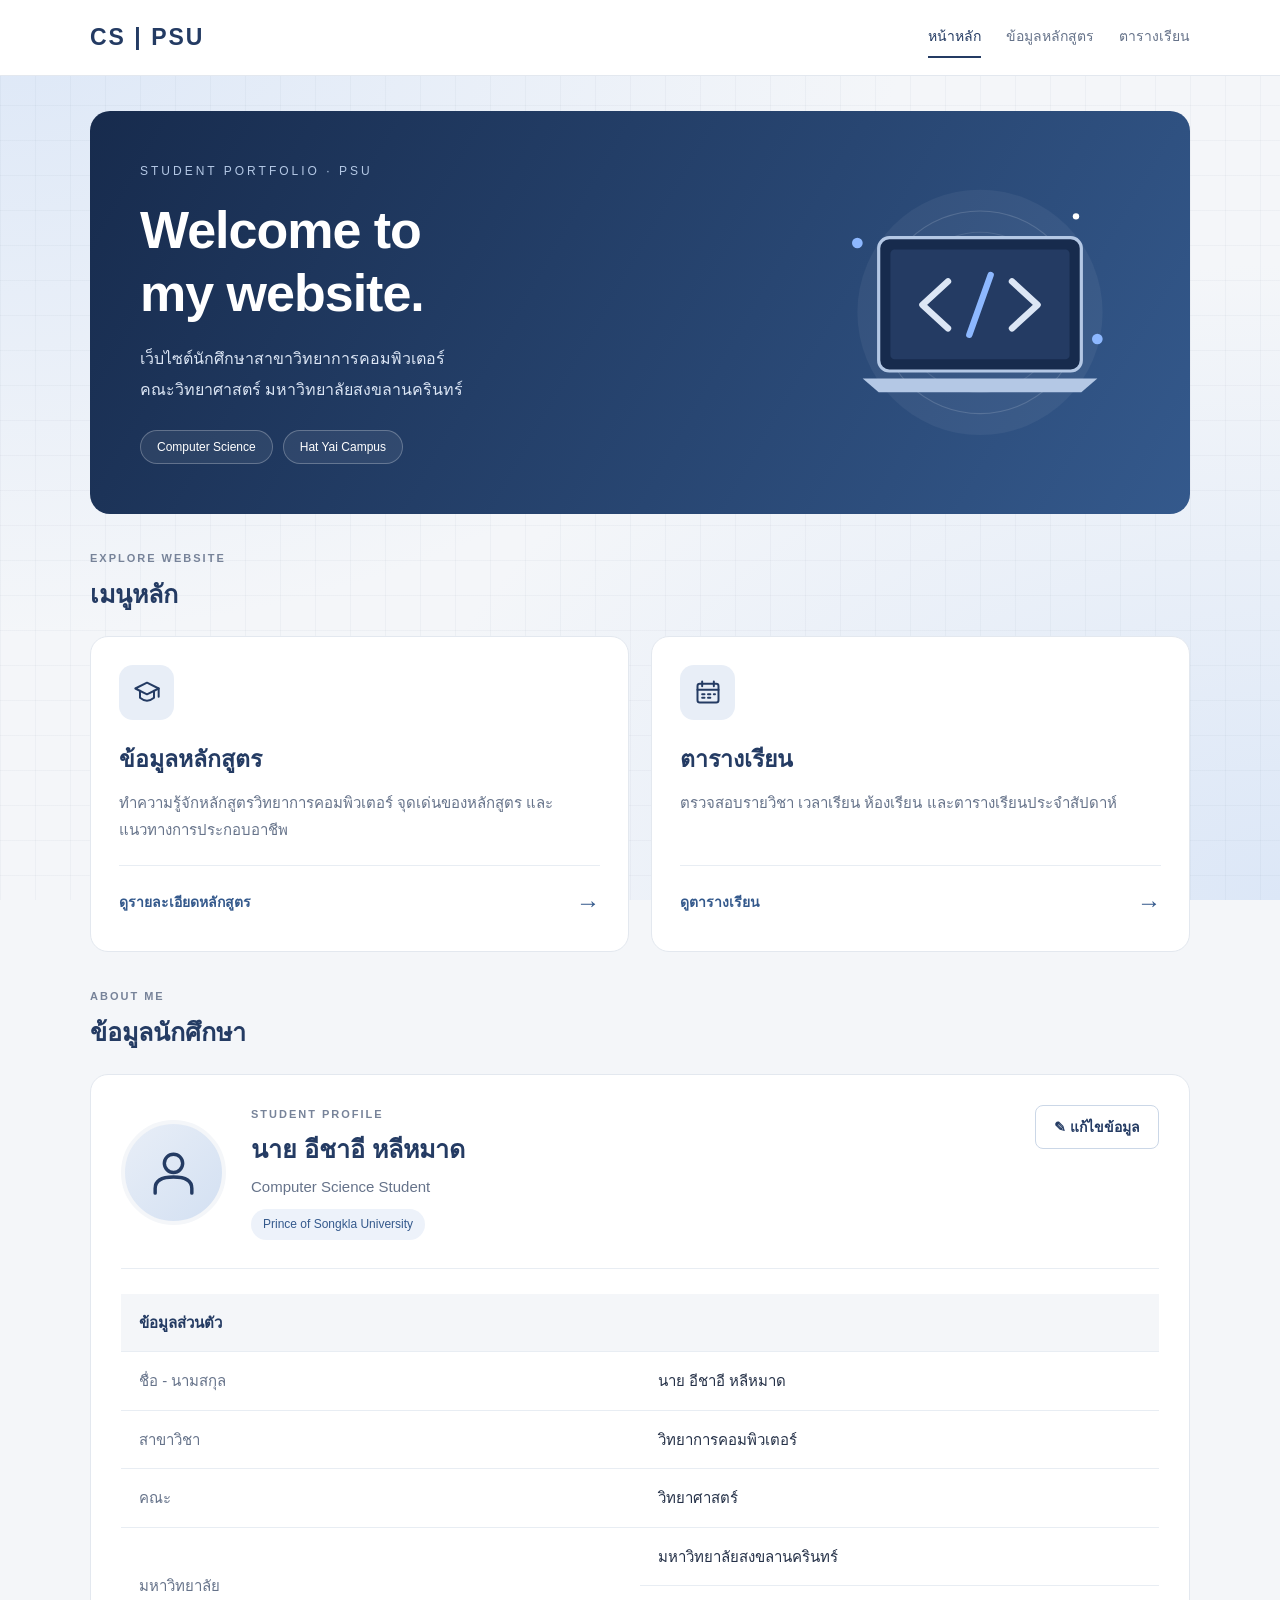
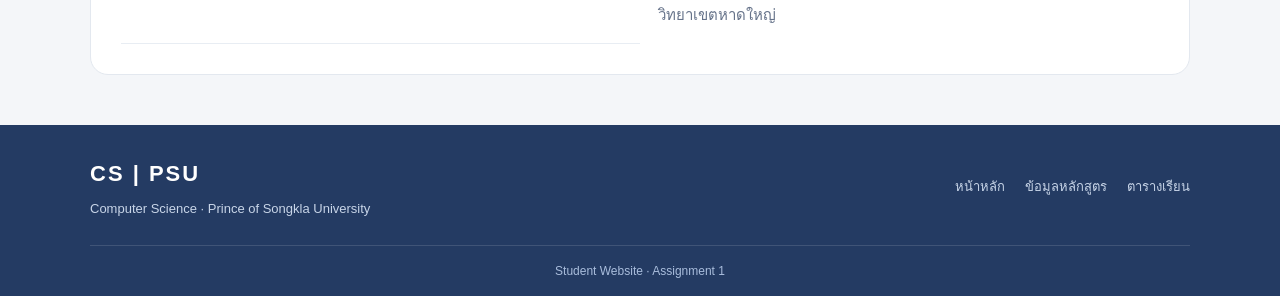
<file: index.html>
<!DOCTYPE html>
<html lang="th">
<head>
    <meta charset="UTF-8">
    <meta name="viewport" content="width=device-width, initial-scale=1.0">
    <title>หน้าหลัก | CS PSU</title>
    <link rel="stylesheet" href="index.css">
</head>

<body>

    <nav class="navbar">
        <div class="nav-container">

            <a href="index.html" class="logo">CS | PSU</a>

            <div class="nav-menu">
                <a href="index.html" class="active">หน้าหลัก</a>
                <a href="asg1_ex.html">ข้อมูลหลักสูตร</a>
                <a href="time_table.html">ตารางเรียน</a>
            </div>

        </div>
    </nav>

    <main class="container">

        <header class="hero">

            <div class="hero-content">

                <p class="eyebrow">
                    STUDENT PORTFOLIO · PSU
                </p>

                <h1>Welcome to<br>my website.</h1>

                <p class="hero-description">
                    เว็บไซต์นักศึกษาสาขาวิทยาการคอมพิวเตอร์<br>
                    คณะวิทยาศาสตร์ มหาวิทยาลัยสงขลานครินทร์
                </p>

                <div class="tags">
                    <span>Computer Science</span>
                    <span>Hat Yai Campus</span>
                </div>

            </div>

            <div class="hero-graphic">

                <svg viewBox="0 0 300 250">

                    <circle cx="150" cy="125" r="115"
                            fill="#ffffff" opacity="0.05"/>

                    <circle cx="150" cy="125" r="95"
                            fill="none" stroke="#ffffff"
                            stroke-width="1" opacity="0.15"/>

                    <circle cx="150" cy="125" r="75"
                            fill="none" stroke="#ffffff"
                            stroke-width="1" opacity="0.1"/>

                    <rect x="55" y="55" width="190" height="125"
                          rx="10" fill="#172b4d"
                          stroke="#b4c8e5" stroke-width="3"/>

                    <rect x="66" y="66" width="168" height="103"
                          rx="4" fill="#243b63"/>

                    <path d="M120 96 L96 118 L120 140"
                          fill="none" stroke="#dce6f5"
                          stroke-width="6"
                          stroke-linecap="round"
                          stroke-linejoin="round"/>

                    <path d="M180 96 L204 118 L180 140"
                          fill="none" stroke="#dce6f5"
                          stroke-width="6"
                          stroke-linecap="round"
                          stroke-linejoin="round"/>

                    <path d="M160 90 L140 146"
                          stroke="#8db8ff" stroke-width="6"
                          stroke-linecap="round"/>

                    <path d="M40 187 H260 L245 200 H55 Z"
                          fill="#b4c8e5"/>

                    <circle cx="35" cy="60" r="5" fill="#8db8ff"/>
                    <circle cx="260" cy="150" r="5" fill="#8db8ff"/>
                    <circle cx="240" cy="35" r="3" fill="white"/>

                </svg>

            </div>

        </header>

        <!-- Main Menu -->

        <section class="section">

            <p class="section-label">EXPLORE WEBSITE</p>
            <h2 class="section-title">เมนูหลัก</h2>

            <div class="menu-grid">

                <a href="asg1_ex.html" class="menu-card">

                    <div class="menu-icon">

                        <svg viewBox="0 0 24 24" fill="none"
                             stroke="currentColor" stroke-width="1.7"
                             stroke-linecap="round"
                             stroke-linejoin="round">

                            <path d="M2 9 L12 4 L22 9 L12 14 Z"/>
                            <path d="M6 11 V17 Q12 22 18 17 V11"/>
                            <path d="M22 9 V16"/>

                        </svg>

                    </div>

                    <h3>ข้อมูลหลักสูตร</h3>

                    <p>
                        ทำความรู้จักหลักสูตรวิทยาการคอมพิวเตอร์
                        จุดเด่นของหลักสูตร และแนวทางการประกอบอาชีพ
                    </p>

                    <div class="card-link">
                        ดูรายละเอียดหลักสูตร
                        <span>→</span>
                    </div>

                </a>

                <a href="time_table.html" class="menu-card">

                    <div class="menu-icon">

                        <svg viewBox="0 0 24 24" fill="none"
                             stroke="currentColor" stroke-width="1.7"
                             stroke-linecap="round"
                             stroke-linejoin="round">

                            <rect x="3" y="5" width="18"
                                  height="16" rx="2"/>
                            <path d="M7 3 V7 M17 3 V7 M3 10 H21"/>
                            <path d="M7 14 H9 M12 14 H14 M17 14 H18"/>
                            <path d="M7 17 H9 M12 17 H14"/>

                        </svg>

                    </div>

                    <h3>ตารางเรียน</h3>

                    <p>
                        ตรวจสอบรายวิชา เวลาเรียน ห้องเรียน
                        และตารางเรียนประจำสัปดาห์
                    </p>

                    <div class="card-link">
                        ดูตารางเรียน
                        <span>→</span>
                    </div>

                </a>

            </div>

        </section>

        <!-- Student Profile -->

        <section class="section">

            <p class="section-label">ABOUT ME</p>
            <h2 class="section-title">ข้อมูลนักศึกษา</h2>

            <div class="profile-card">

                <div class="profile-header">

                    <div class="avatar">

                        <svg viewBox="0 0 24 24" fill="none"
                             stroke="currentColor" stroke-width="1.5"
                             stroke-linecap="round">

                            <circle cx="12" cy="8" r="4"/>
                            <path d="M4 21 V19
                                     Q4 14 12 14
                                     Q20 14 20 19 V21"/>

                        </svg>

                    </div>

                    <div class="profile-info">

                        <p class="profile-label">STUDENT PROFILE</p>

                        <h3 id="profileName">
                            นาย อีชาอี หลีหมาด
                        </h3>

                        <p>Computer Science Student</p>

                        <span class="student-tag">
                            Prince of Songkla University
                        </span>

                    </div>

                    <button type="button"
                            class="edit-profile-btn"
                            onclick="openEditProfile()">

                        ✎ แก้ไขข้อมูล

                    </button>

                </div>

                <div class="table-container">

                    <table>

                        <tr>
                            <th colspan="2">ข้อมูลส่วนตัว</th>
                        </tr>

                        <tr>
                            <td>ชื่อ - นามสกุล</td>
                            <td id="studentName">
                                นาย อีชาอี หลีหมาด
                            </td>
                        </tr>

                        <tr>
                            <td>สาขาวิชา</td>
                            <td id="studentMajor">
                                วิทยาการคอมพิวเตอร์
                            </td>
                        </tr>

                        <tr>
                            <td>คณะ</td>
                            <td id="studentFaculty">
                                วิทยาศาสตร์
                            </td>
                        </tr>

                        <tr>
                            <td rowspan="2">มหาวิทยาลัย</td>
                            <td id="studentUniversity">
                                มหาวิทยาลัยสงขลานครินทร์
                            </td>
                        </tr>

                        <tr>
                            <td id="studentCampus">
                                วิทยาเขตหาดใหญ่
                            </td>
                        </tr>

                    </table>

                </div>

            </div>

        </section>

    </main>

    <!-- Footer -->

    <footer>

        <div class="footer-container">

            <div>
                <h3>CS | PSU</h3>
                <p>Computer Science · Prince of Songkla University</p>
            </div>

            <div class="footer-links">
                <a href="index.html">หน้าหลัก</a>
                <a href="asg1_ex.html">ข้อมูลหลักสูตร</a>
                <a href="time_table.html">ตารางเรียน</a>
            </div>

        </div>

        <div class="footer-bottom">
            Student Website · Assignment 1
        </div>

    </footer>

    <!-- Edit Profile Popup -->

    <dialog class="edit-modal" id="editModal"
            aria-labelledby="editTitle">

        <h2 id="editTitle">แก้ไขข้อมูลส่วนตัว</h2>

        <form id="editProfileForm">

            <label for="editName">ชื่อ - นามสกุล</label>
            <input type="text" id="editName" required>

            <label for="editMajor">สาขาวิชา</label>
            <input type="text" id="editMajor" required>

            <label for="editFaculty">คณะ</label>
            <input type="text" id="editFaculty" required>

            <label for="editUniversity">มหาวิทยาลัย</label>
            <input type="text" id="editUniversity" required>

            <label for="editCampus">วิทยาเขต</label>
            <input type="text" id="editCampus" required>

            <div class="edit-actions">

                <button type="button"
                        class="cancel-btn"
                        onclick="closeEditProfile()">
                    ยกเลิก
                </button>

                <button type="submit" class="save-btn">
                    บันทึกข้อมูล
                </button>

            </div>

        </form>

    </dialog>

    <!-- Edit Profile Script -->

    <script>

        const modal = document.getElementById("editModal");

        const fields = {
            studentName: "editName",
            studentMajor: "editMajor",
            studentFaculty: "editFaculty",
            studentUniversity: "editUniversity",
            studentCampus: "editCampus"
        };

        // เปิดหน้าต่างแก้ไขข้อมูล

        function openEditProfile() {

            for (const id in fields) {

                document.getElementById(fields[id]).value =
                    document.getElementById(id).textContent.trim();

            }

            modal.showModal();

        }

        // ปิดหน้าต่างแก้ไขข้อมูล

        function closeEditProfile() {

            modal.close();

        }

        // บันทึกข้อมูลส่วนตัว

        document.getElementById("editProfileForm")
            .addEventListener("submit", function(event) {

                event.preventDefault();

                const profile = {};

                for (const id in fields) {

                    const value =
                        document.getElementById(fields[id]).value.trim();

                    if (!value) {
                        alert("กรุณากรอกข้อมูลให้ครบถ้วน");
                        return;
                    }

                    profile[id] = value;

                }

                try {

                    localStorage.setItem(
                        "studentProfile",
                        JSON.stringify(profile)
                    );

                } catch (error) {

                    alert("ไม่สามารถบันทึกข้อมูลได้");
                    return;

                }

                updateProfile(profile);

                modal.close();

            });

        // อัปเดตข้อมูลบนหน้าเว็บไซต์

        function updateProfile(profile) {

            for (const id in fields) {

                if (typeof profile[id] === "string") {

                    document.getElementById(id).textContent =
                        profile[id];

                }

            }

            document.getElementById("profileName").textContent =
                document.getElementById("studentName").textContent;

        }

        // โหลดข้อมูลที่เคยบันทึกไว้

        try {

            const savedProfile =
                JSON.parse(localStorage.getItem("studentProfile"));

            if (savedProfile) {

                updateProfile(savedProfile);

            }

        } catch (error) {

            console.log("ไม่สามารถโหลดข้อมูลเดิมได้");

        }

    </script>

</body>
</html>
</file>
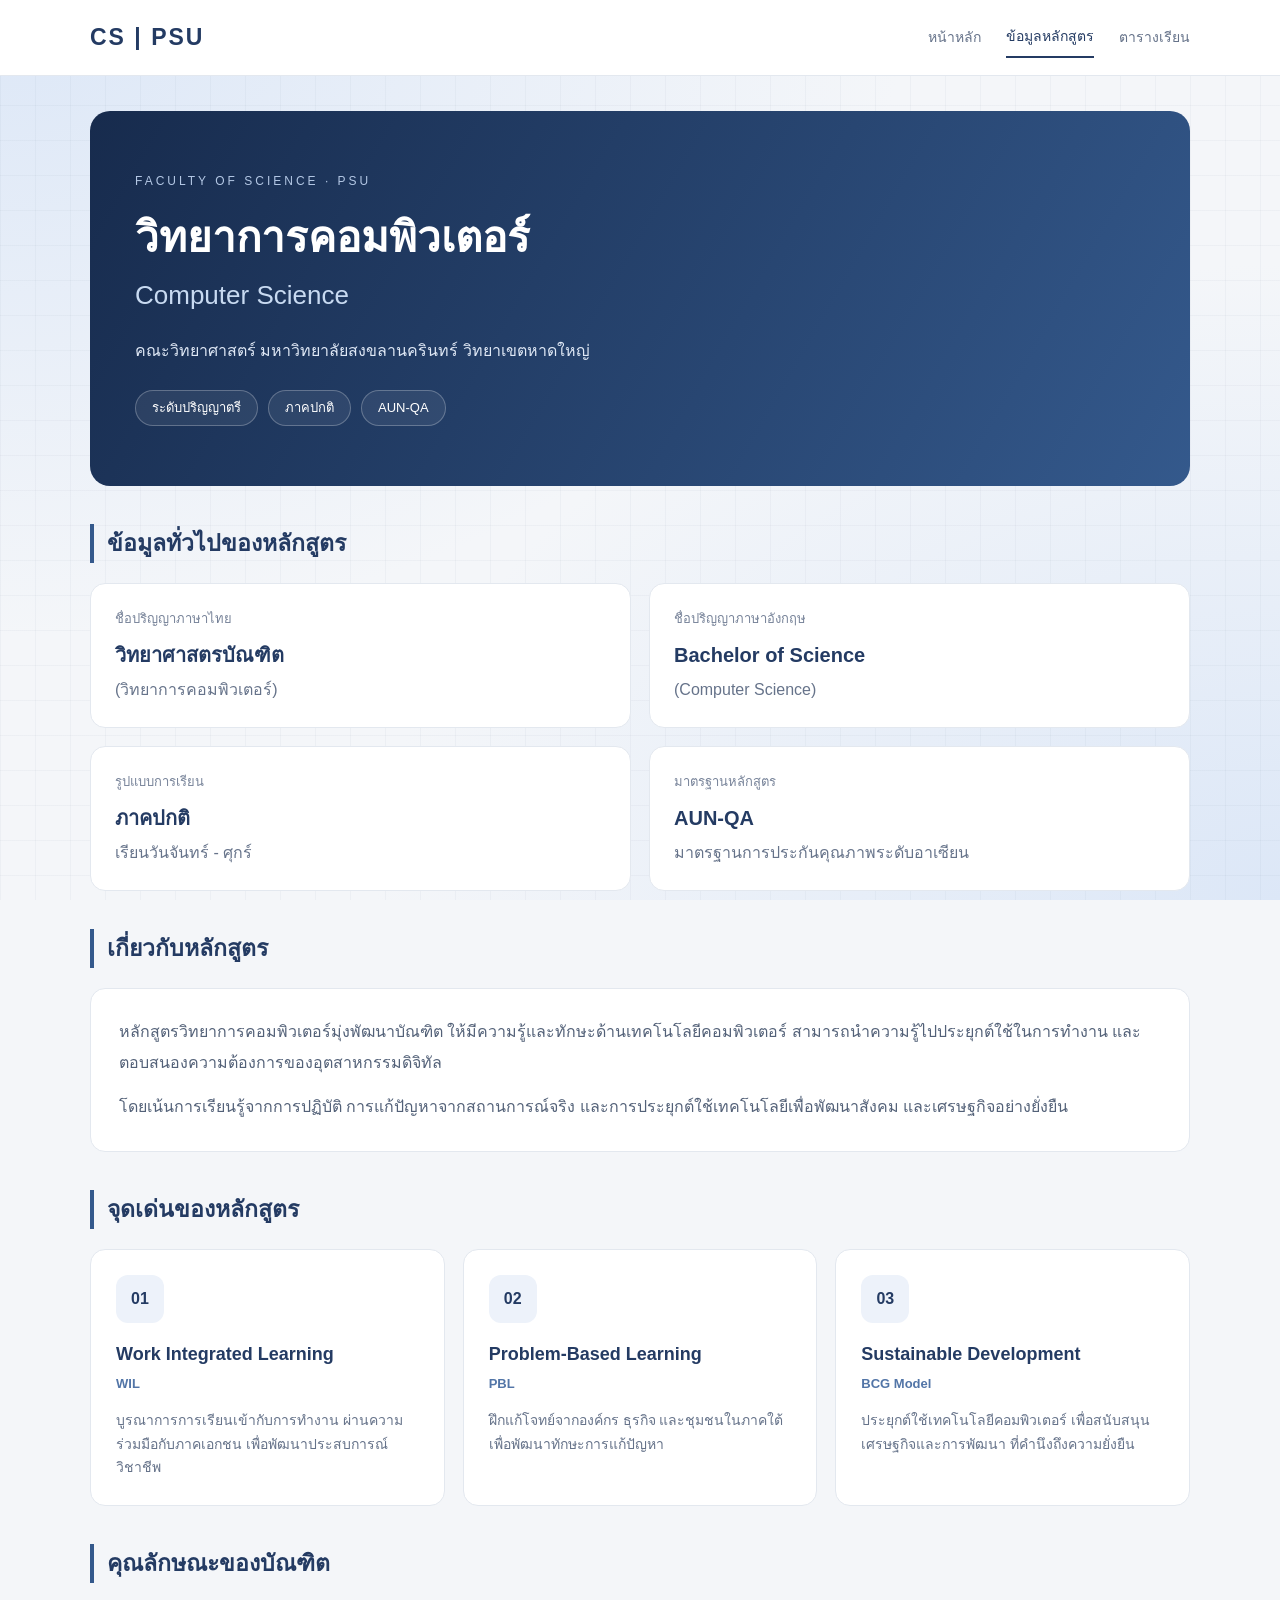
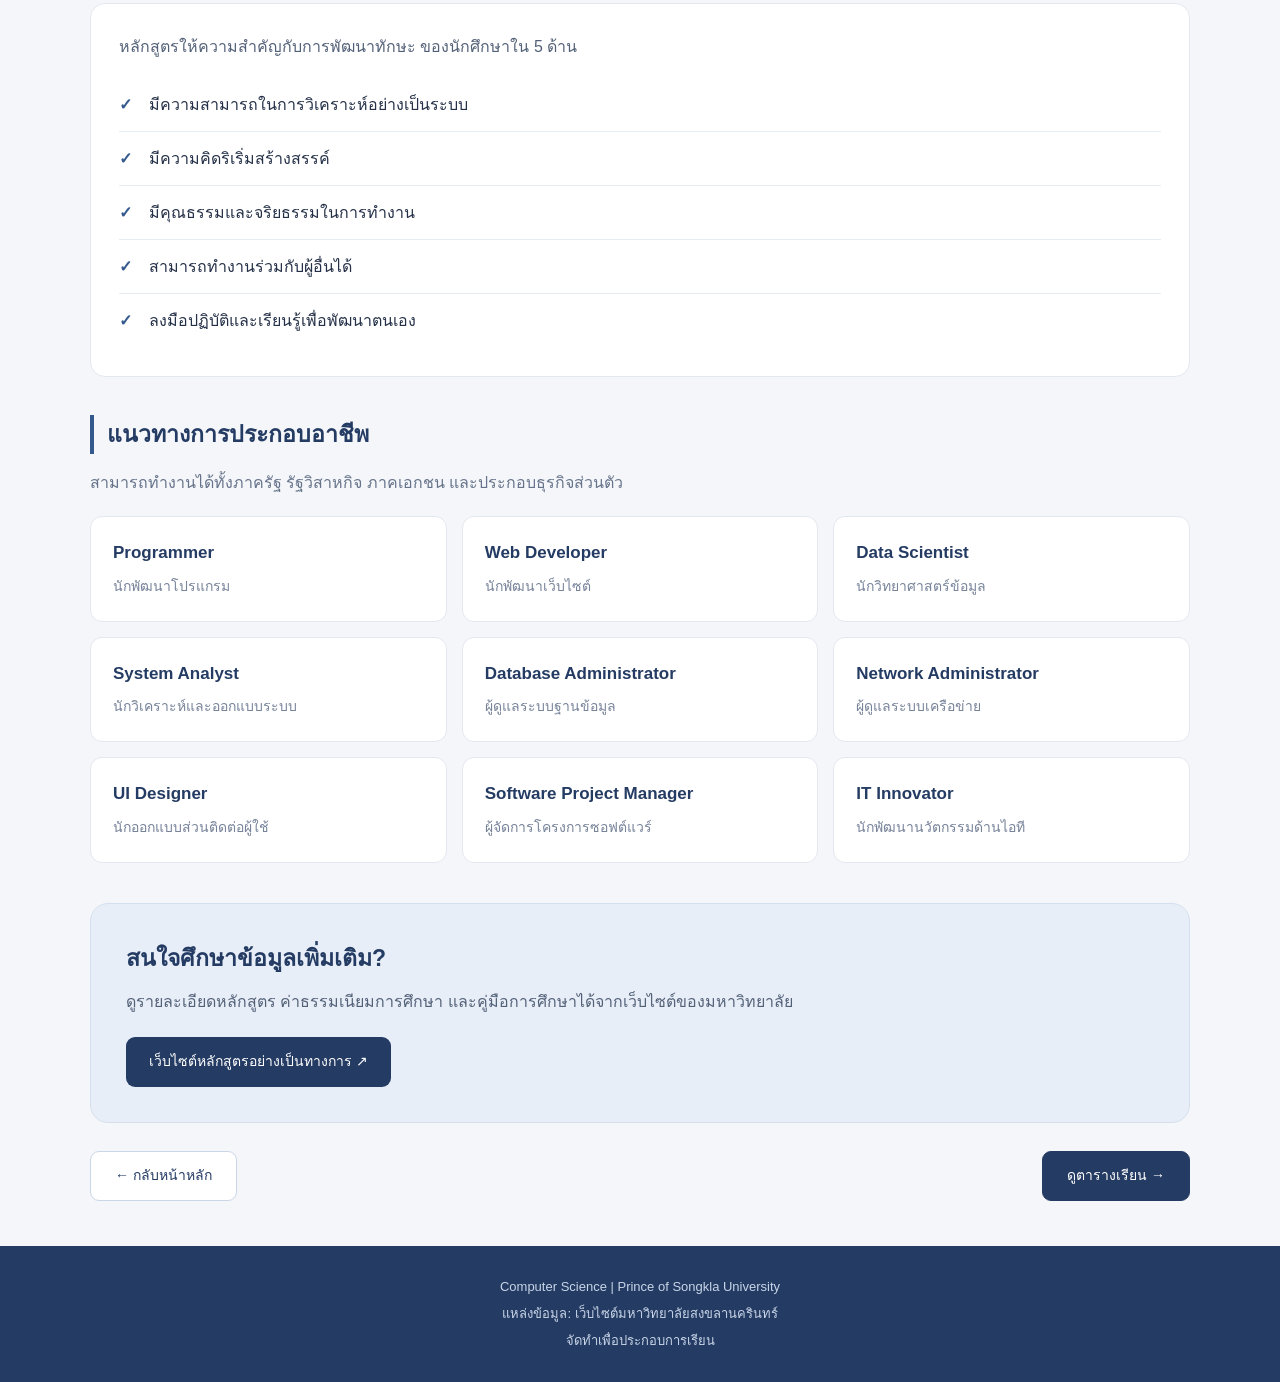
<file: asg1_ex.html>
<!DOCTYPE html>
<html lang="th">
<head>
    <meta charset="UTF-8">
    <meta name="viewport" content="width=device-width, initial-scale=1.0">
    <title>หลักสูตรวิทยาการคอมพิวเตอร์</title>
    <link rel="stylesheet" href="asg1_ex.css">
</head>

<body>

    <nav class="navbar">
        <div class="nav-container">
            <a href="index.html" class="logo">CS | PSU</a>

            <div class="nav-menu">
                <a href="index.html">หน้าหลัก</a>
                <a href="asg1_ex.html" class="active">ข้อมูลหลักสูตร</a>
                <a href="time_table.html">ตารางเรียน</a>
            </div>
        </div>
    </nav>

    <main class="container">

        <header class="hero">
            <p class="eyebrow">FACULTY OF SCIENCE · PSU</p>

            <h1>วิทยาการคอมพิวเตอร์</h1>

            <h2>Computer Science</h2>

            <p class="hero-description">
                คณะวิทยาศาสตร์ มหาวิทยาลัยสงขลานครินทร์
                วิทยาเขตหาดใหญ่
            </p>

            <div class="tags">
                <span>ระดับปริญญาตรี</span>
                <span>ภาคปกติ</span>
                <span>AUN-QA</span>
            </div>
        </header>

        <section class="section">
            <h2 class="section-title">ข้อมูลทั่วไปของหลักสูตร</h2>

            <div class="info-grid">

                <div class="info-card">
                    <p class="label">ชื่อปริญญาภาษาไทย</p>
                    <h3>วิทยาศาสตรบัณฑิต</h3>
                    <p>(วิทยาการคอมพิวเตอร์)</p>
                </div>

                <div class="info-card">
                    <p class="label">ชื่อปริญญาภาษาอังกฤษ</p>
                    <h3>Bachelor of Science</h3>
                    <p>(Computer Science)</p>
                </div>

                <div class="info-card">
                    <p class="label">รูปแบบการเรียน</p>
                    <h3>ภาคปกติ</h3>
                    <p>เรียนวันจันทร์ - ศุกร์</p>
                </div>

                <div class="info-card">
                    <p class="label">มาตรฐานหลักสูตร</p>
                    <h3>AUN-QA</h3>
                    <p>มาตรฐานการประกันคุณภาพระดับอาเซียน</p>
                </div>

            </div>
        </section>

        <section class="section">
            <h2 class="section-title">เกี่ยวกับหลักสูตร</h2>

            <div class="content-card">
                <p>
                    หลักสูตรวิทยาการคอมพิวเตอร์มุ่งพัฒนาบัณฑิต
                    ให้มีความรู้และทักษะด้านเทคโนโลยีคอมพิวเตอร์
                    สามารถนำความรู้ไปประยุกต์ใช้ในการทำงาน
                    และตอบสนองความต้องการของอุตสาหกรรมดิจิทัล
                </p>

                <p>
                    โดยเน้นการเรียนรู้จากการปฏิบัติ
                    การแก้ปัญหาจากสถานการณ์จริง
                    และการประยุกต์ใช้เทคโนโลยีเพื่อพัฒนาสังคม
                    และเศรษฐกิจอย่างยั่งยืน
                </p>
            </div>
        </section>

        <section class="section">
            <h2 class="section-title">จุดเด่นของหลักสูตร</h2>

            <div class="feature-grid">

                <article class="feature-card">
                    <span class="number">01</span>
                    <h3>Work Integrated Learning</h3>
                    <p class="feature-label">WIL</p>
                    <p>
                        บูรณาการการเรียนเข้ากับการทำงาน
                        ผ่านความร่วมมือกับภาคเอกชน
                        เพื่อพัฒนาประสบการณ์วิชาชีพ
                    </p>
                </article>

                <article class="feature-card">
                    <span class="number">02</span>
                    <h3>Problem-Based Learning</h3>
                    <p class="feature-label">PBL</p>
                    <p>
                        ฝึกแก้โจทย์จากองค์กร ธุรกิจ
                        และชุมชนในภาคใต้
                        เพื่อพัฒนาทักษะการแก้ปัญหา
                    </p>
                </article>

                <article class="feature-card">
                    <span class="number">03</span>
                    <h3>Sustainable Development</h3>
                    <p class="feature-label">BCG Model</p>
                    <p>
                        ประยุกต์ใช้เทคโนโลยีคอมพิวเตอร์
                        เพื่อสนับสนุนเศรษฐกิจและการพัฒนา
                        ที่คำนึงถึงความยั่งยืน
                    </p>
                </article>

            </div>
        </section>

        <section class="section">
            <h2 class="section-title">คุณลักษณะของบัณฑิต</h2>

            <div class="content-card">

                <p>
                    หลักสูตรให้ความสำคัญกับการพัฒนาทักษะ
                    ของนักศึกษาใน 5 ด้าน
                </p>

                <ul class="skill-list">
                    <li>มีความสามารถในการวิเคราะห์อย่างเป็นระบบ</li>
                    <li>มีความคิดริเริ่มสร้างสรรค์</li>
                    <li>มีคุณธรรมและจริยธรรมในการทำงาน</li>
                    <li>สามารถทำงานร่วมกับผู้อื่นได้</li>
                    <li>ลงมือปฏิบัติและเรียนรู้เพื่อพัฒนาตนเอง</li>
                </ul>

            </div>
        </section>

        <section class="section">
            <h2 class="section-title">แนวทางการประกอบอาชีพ</h2>

            <p class="section-description">
                สามารถทำงานได้ทั้งภาครัฐ รัฐวิสาหกิจ
                ภาคเอกชน และประกอบธุรกิจส่วนตัว
            </p>

            <div class="career-grid">

                <div class="career-card">
                    <h3>Programmer</h3>
                    <p>นักพัฒนาโปรแกรม</p>
                </div>

                <div class="career-card">
                    <h3>Web Developer</h3>
                    <p>นักพัฒนาเว็บไซต์</p>
                </div>

                <div class="career-card">
                    <h3>Data Scientist</h3>
                    <p>นักวิทยาศาสตร์ข้อมูล</p>
                </div>

                <div class="career-card">
                    <h3>System Analyst</h3>
                    <p>นักวิเคราะห์และออกแบบระบบ</p>
                </div>

                <div class="career-card">
                    <h3>Database Administrator</h3>
                    <p>ผู้ดูแลระบบฐานข้อมูล</p>
                </div>

                <div class="career-card">
                    <h3>Network Administrator</h3>
                    <p>ผู้ดูแลระบบเครือข่าย</p>
                </div>

                <div class="career-card">
                    <h3>UI Designer</h3>
                    <p>นักออกแบบส่วนติดต่อผู้ใช้</p>
                </div>

                <div class="career-card">
                    <h3>Software Project Manager</h3>
                    <p>ผู้จัดการโครงการซอฟต์แวร์</p>
                </div>

                <div class="career-card">
                    <h3>IT Innovator</h3>
                    <p>นักพัฒนานวัตกรรมด้านไอที</p>
                </div>

            </div>
        </section>

        <section class="source-card">
            <div>
                <h2>สนใจศึกษาข้อมูลเพิ่มเติม?</h2>

                <p>
                    ดูรายละเอียดหลักสูตร ค่าธรรมเนียมการศึกษา
                    และคู่มือการศึกษาได้จากเว็บไซต์ของมหาวิทยาลัย
                </p>

                <a
                    href="https://www.psu.ac.th/?page=course-detial1&amp;course=A075A277A21808"
                    target="_blank"
                    rel="noopener noreferrer"
                    class="website-button">
                    เว็บไซต์หลักสูตรอย่างเป็นทางการ ↗
                </a>
            </div>
        </section>

        <div class="bottom-menu">
            <a href="index.html" class="outline-button">
                ← กลับหน้าหลัก
            </a>

            <a href="time_table.html" class="primary-button">
                ดูตารางเรียน →
            </a>
        </div>

    </main>

    <footer>
        <p>Computer Science | Prince of Songkla University</p>
        <p>แหล่งข้อมูล: เว็บไซต์มหาวิทยาลัยสงขลานครินทร์</p>
        <p>จัดทำเพื่อประกอบการเรียน</p>
    </footer>

</body>
</html>
</file>
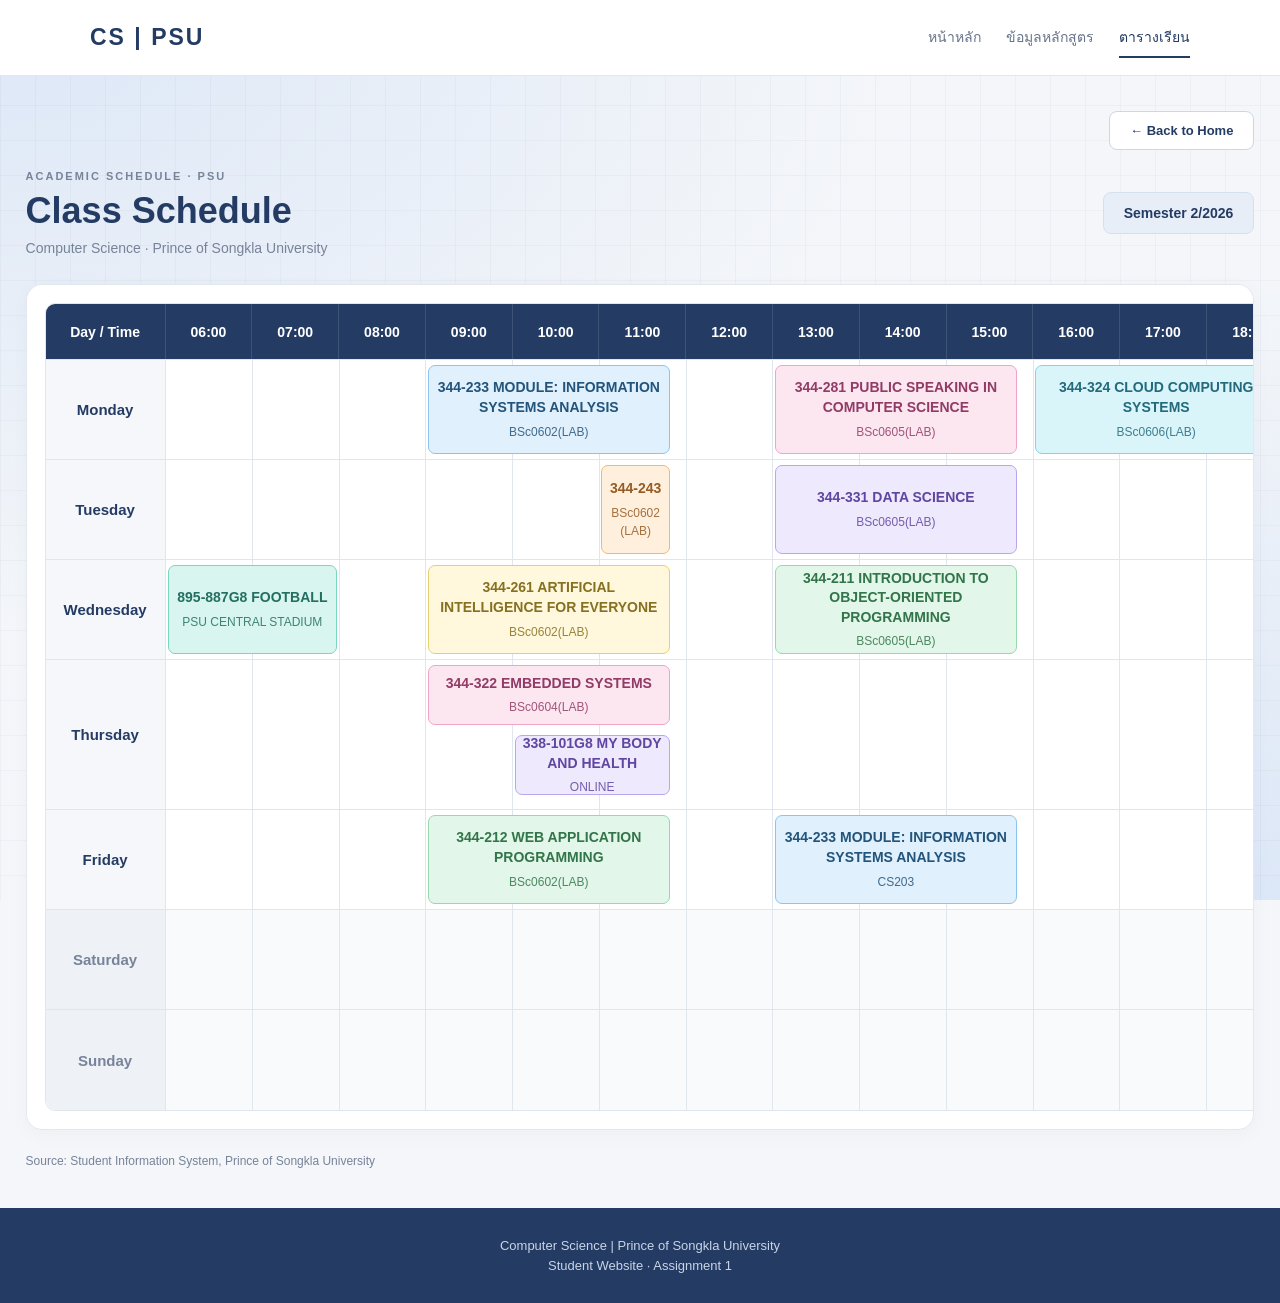
<file: time_table.html>
<!DOCTYPE html>
<html lang="en">
<head>
    <meta charset="UTF-8">
    <meta name="viewport" content="width=device-width, initial-scale=1.0">
    <title>2/2026 Class Schedule</title>
    <link rel="stylesheet" href="time_table.css">
</head>

<body>

    <nav class="navbar">
        <div class="nav-container">
            <a href="index.html" class="logo">CS | PSU</a>

            <div class="nav-menu">
                <a href="index.html">หน้าหลัก</a>
                <a href="asg1_ex.html">ข้อมูลหลักสูตร</a>
                <a href="time_table.html" class="active">ตารางเรียน</a>
            </div>
        </div>
    </nav>

    <main class="container">

    <a href="index.html" class="back-button">
        ← Back to Home
    </a>

    <div class="page-heading">
            <div>
                <p class="eyebrow">ACADEMIC SCHEDULE · PSU</p>
                <h1>Class Schedule</h1>
                <p class="description">
                    Computer Science · Prince of Songkla University
                </p>
            </div>

            <div class="semester">Semester 2/2026</div>
        </div>

        <div class="schedule-wrapper">

            <div class="schedule" id="schedule">

                <!-- Header -->
                <div class="row header">
                    <div class="day">Day / Time</div>
                    <div class="hour">06:00</div>
                    <div class="hour">07:00</div>
                    <div class="hour">08:00</div>
                    <div class="hour">09:00</div>
                    <div class="hour">10:00</div>
                    <div class="hour">11:00</div>
                    <div class="hour">12:00</div>
                    <div class="hour">13:00</div>
                    <div class="hour">14:00</div>
                    <div class="hour">15:00</div>
                    <div class="hour">16:00</div>
                    <div class="hour">17:00</div>
                    <div class="hour">18:00</div>
                </div>

                <!-- Monday -->
                <div class="row">
                    <div class="day">Monday</div>

                    <a href="#subject233" class="course blue"
                       style="--start:3;--end:5.833">
                        <strong>344-233 MODULE: INFORMATION SYSTEMS ANALYSIS</strong>
                        <span>BSc0602(LAB)</span>
                    </a>

                    <a href="#subject281" class="course pink"
                       style="--start:7;--end:9.833">
                        <strong>344-281 PUBLIC SPEAKING IN COMPUTER SCIENCE</strong>
                        <span>BSc0605(LAB)</span>
                    </a>

                    <a href="#subject324" class="course cyan"
                       style="--start:10;--end:12.833">
                        <strong>344-324 CLOUD COMPUTING SYSTEMS</strong>
                        <span>BSc0606(LAB)</span>
                    </a>
                </div>

                <!-- Tuesday -->
                <div class="row">
                    <div class="day">Tuesday</div>

                    <a href="#subject243" class="course orange"
                       style="--start:5;--end:5.833">
                        <strong>344-243</strong>
                        <span>BSc0602(LAB)</span>
                    </a>

                    <a href="#subject331" class="course purple"
                       style="--start:7;--end:9.833">
                        <strong>344-331 DATA SCIENCE</strong>
                        <span>BSc0605(LAB)</span>
                    </a>
                </div>

                <!-- Wednesday -->
                <div class="row">
                    <div class="day">Wednesday</div>

                    <a href="#subject887" class="course teal"
                       style="--start:0;--end:2">
                        <strong>895-887G8 FOOTBALL</strong>
                        <span>PSU CENTRAL STADIUM</span>
                    </a>

                    <a href="#subject261" class="course yellow"
                       style="--start:3;--end:5.833">
                        <strong>344-261 ARTIFICIAL INTELLIGENCE FOR EVERYONE</strong>
                        <span>BSc0602(LAB)</span>
                    </a>

                    <a href="#subject211" class="course green"
                       style="--start:7;--end:9.833">
                        <strong>344-211 INTRODUCTION TO OBJECT-ORIENTED PROGRAMMING</strong>
                        <span>BSc0605(LAB)</span>
                    </a>
                </div>

                <!-- Thursday -->
                <div class="row thursday">
                    <div class="day">Thursday</div>

                    <a href="#subject322" class="course pink embedded"
                       style="--start:3;--end:5.833">
                        <strong>344-322 EMBEDDED SYSTEMS</strong>
                        <span>BSc0604(LAB)</span>
                    </a>

                    <a href="#subject101" class="course purple mybody"
                       style="--start:4;--end:5.833">
                        <strong>338-101G8 MY BODY AND HEALTH</strong>
                        <span>ONLINE</span>
                    </a>
                </div>

                <!-- Friday -->
                <div class="row">
                    <div class="day">Friday</div>

                    <a href="#subject212" class="course green"
                       style="--start:3;--end:5.833">
                        <strong>344-212 WEB APPLICATION PROGRAMMING</strong>
                        <span>BSc0602(LAB)</span>
                    </a>

                    <a href="#subject233" class="course blue"
                       style="--start:7;--end:9.833">
                        <strong>344-233 MODULE: INFORMATION SYSTEMS ANALYSIS</strong>
                        <span>CS203</span>
                    </a>
                </div>

                <!-- Saturday -->
                <div class="row weekend">
                    <div class="day">Saturday</div>
                </div>

                <!-- Sunday -->
                <div class="row weekend">
                    <div class="day">Sunday</div>
                </div>

            </div>
        </div>

        <div class="schedule-bottom">
            <p>
                Source: Student Information System,
                Prince of Songkla University
            </p>
            
        </div>

    </main>

    <footer>
        <p>Computer Science | Prince of Songkla University</p>
        <p>Student Website · Assignment 1</p>
    </footer>


    <!-- =========================
         COURSE POPUP 344-233
    ========================== -->

    <div id="subject233" class="modal">

        <a href="#schedule" class="modal-backdrop"
           aria-label="Close details"></a>

        <div class="modal-content">

            <a href="#schedule" class="modal-close"
               aria-label="Close">×</a>

            <p class="modal-label">COURSE INFORMATION</p>

            <h2>
                344-233 MODULE: INFORMATION SYSTEMS ANALYSIS
                AND DESIGN AND PRINCIPLES OF DATABASE SYSTEMS
            </h2>

            <p class="credits">6((4)-4-10)</p>

            <p class="lecturer">
                Lecturer: WARARAT JAKAWAT,
                SUNIDA RATANOTHAYANON,
                SOMSRI JARUPADUNG
            </p>

            <table class="detail-table">
                <tr>
                    <th>Day / Time</th>
                    <th>Room</th>
                </tr>
                <tr>
                    <td>Monday : 09:00 - 11:50</td>
                    <td>BSc0602(LAB)</td>
                </tr>
                <tr>
                    <td>Friday : 13:00 - 15:50</td>
                    <td>CS203</td>
                </tr>
            </table>

            <a href="#schedule" class="modal-button">Close</a>

        </div>
    </div>


    <!-- COURSE POPUP 344-281 -->

    <div id="subject281" class="modal">

        <a href="#schedule" class="modal-backdrop"
           aria-label="Close details"></a>

        <div class="modal-content">

            <a href="#schedule" class="modal-close"
               aria-label="Close">×</a>

            <p class="modal-label">COURSE INFORMATION</p>

            <h2>344-281 PUBLIC SPEAKING IN COMPUTER SCIENCE</h2>

            <p class="credits">1((1)-0-2)</p>

            <p class="lecturer">
                Lecturer: CHOUVANEE SRIVISAL
            </p>

            <table class="detail-table">
                <tr>
                    <th>Day / Time</th>
                    <th>Room</th>
                </tr>
                <tr>
                    <td>Monday : 13:00 - 15:50</td>
                    <td>BSc0605(LAB)</td>
                </tr>
            </table>

            <a href="#schedule" class="modal-button">Close</a>

        </div>
    </div>


    <!-- COURSE POPUP 344-324 -->

    <div id="subject324" class="modal">

        <a href="#schedule" class="modal-backdrop"
           aria-label="Close details"></a>

        <div class="modal-content">

            <a href="#schedule" class="modal-close"
               aria-label="Close">×</a>

            <p class="modal-label">COURSE INFORMATION</p>

            <h2>344-324 CLOUD COMPUTING SYSTEMS</h2>

            <p class="credits">3((3)-0-6)</p>

            <p class="lecturer">
                Lecturer: SOMPHOP LIMSOONTHARAKUL
            </p>

            <table class="detail-table">
                <tr>
                    <th>Day / Time</th>
                    <th>Room</th>
                </tr>
                <tr>
                    <td>Monday : 16:00 - 18:50</td>
                    <td>BSc0606(LAB)</td>
                </tr>
            </table>

            <a href="#schedule" class="modal-button">Close</a>

        </div>
    </div>


    <!-- COURSE POPUP 344-243 -->

    <div id="subject243" class="modal">

        <a href="#schedule" class="modal-backdrop"
           aria-label="Close details"></a>

        <div class="modal-content">

            <a href="#schedule" class="modal-close"
               aria-label="Close">×</a>

            <p class="modal-label">COURSE INFORMATION</p>

            <h2>344-243 SOFTWARE INTERACTIVE DESIGN</h2>

            <p class="credits">1((1)-0-2)</p>

            <p class="lecturer">
                Lecturer: PANNIPA SAEUENG
            </p>

            <table class="detail-table">
                <tr>
                    <th>Day / Time</th>
                    <th>Room</th>
                </tr>
                <tr>
                    <td>Tuesday : 11:00 - 11:50</td>
                    <td>BSc0602(LAB)</td>
                </tr>
            </table>

            <a href="#schedule" class="modal-button">Close</a>

        </div>
    </div>


    <!-- COURSE POPUP 344-331 -->

    <div id="subject331" class="modal">

        <a href="#schedule" class="modal-backdrop"
           aria-label="Close details"></a>

        <div class="modal-content">

            <a href="#schedule" class="modal-close"
               aria-label="Close">×</a>

            <p class="modal-label">COURSE INFORMATION</p>

            <h2>344-331 DATA SCIENCE</h2>

            <p class="credits">3((3)-0-6)</p>

            <p class="lecturer">
                Lecturer: JANYA SAINUI
            </p>

            <table class="detail-table">
                <tr>
                    <th>Day / Time</th>
                    <th>Room</th>
                </tr>
                <tr>
                    <td>Tuesday : 13:00 - 15:50</td>
                    <td>BSc0605(LAB)</td>
                </tr>
            </table>

            <a href="#schedule" class="modal-button">Close</a>

        </div>
    </div>


    <!-- COURSE POPUP FOOTBALL -->

    <div id="subject887" class="modal">

        <a href="#schedule" class="modal-backdrop"
           aria-label="Close details"></a>

        <div class="modal-content">

            <a href="#schedule" class="modal-close"
               aria-label="Close">×</a>

            <p class="modal-label">COURSE INFORMATION</p>

            <h2>895-887G8 FOOTBALL</h2>

            <p class="credits">2((2)-0-4)</p>

            <p class="lecturer">
                Lecturer: TEAVEAT JUNHOM
            </p>

            <table class="detail-table">
                <tr>
                    <th>Day / Time</th>
                    <th>Room</th>
                </tr>
                <tr>
                    <td>Wednesday : 06:00 - 07:50</td>
                    <td>PSU CENTRAL STADIUM</td>
                </tr>
            </table>

            <a href="#schedule" class="modal-button">Close</a>

        </div>
    </div>


    <!-- COURSE POPUP 344-261 -->

    <div id="subject261" class="modal">

        <a href="#schedule" class="modal-backdrop"
           aria-label="Close details"></a>

        <div class="modal-content">

            <a href="#schedule" class="modal-close"
               aria-label="Close">×</a>

            <p class="modal-label">COURSE INFORMATION</p>

            <h2>344-261 ARTIFICIAL INTELLIGENCE FOR EVERYONE</h2>

            <p class="credits">3((3)-0-6)</p>

            <p class="lecturer">
                Lecturer: JANYA SAINUI,
                JARUNEE DUANGSUWAN
            </p>

            <table class="detail-table">
                <tr>
                    <th>Day / Time</th>
                    <th>Room</th>
                </tr>
                <tr>
                    <td>Wednesday : 09:00 - 11:50</td>
                    <td>BSc0602(LAB)</td>
                </tr>
            </table>

            <a href="#schedule" class="modal-button">Close</a>

        </div>
    </div>


    <!-- COURSE POPUP 344-211 -->

    <div id="subject211" class="modal">

        <a href="#schedule" class="modal-backdrop"
           aria-label="Close details"></a>

        <div class="modal-content">

            <a href="#schedule" class="modal-close"
               aria-label="Close">×</a>

            <p class="modal-label">COURSE INFORMATION</p>

            <h2>344-211 INTRODUCTION TO OBJECT-ORIENTED PROGRAMMING</h2>

            <p class="credits">2((2)-0-4)</p>

            <p class="lecturer">
                Lecturer: SUPAPORN KANSOMKEAT
            </p>

            <table class="detail-table">
                <tr>
                    <th>Day / Time</th>
                    <th>Room</th>
                </tr>
                <tr>
                    <td>Wednesday : 13:00 - 15:50</td>
                    <td>BSc0605(LAB)</td>
                </tr>
            </table>

            <a href="#schedule" class="modal-button">Close</a>

        </div>
    </div>


    <!-- COURSE POPUP 344-322 -->

    <div id="subject322" class="modal">

        <a href="#schedule" class="modal-backdrop"
           aria-label="Close details"></a>

        <div class="modal-content">

            <a href="#schedule" class="modal-close"
               aria-label="Close">×</a>

            <p class="modal-label">COURSE INFORMATION</p>

            <h2>344-322 EMBEDDED SYSTEMS</h2>

            <p class="credits">3((3)-0-6)</p>

            <p class="lecturer">
                Lecturer: PATTARA AIYARAK
            </p>

            <table class="detail-table">
                <tr>
                    <th>Day / Time</th>
                    <th>Room</th>
                </tr>
                <tr>
                    <td>Thursday : 09:00 - 11:50</td>
                    <td>BSc0604(LAB)</td>
                </tr>
            </table>

            <a href="#schedule" class="modal-button">Close</a>

        </div>
    </div>


    <!-- COURSE POPUP MY BODY AND HEALTH -->

    <div id="subject101" class="modal">

        <a href="#schedule" class="modal-backdrop"
           aria-label="Close details"></a>

        <div class="modal-content">

            <a href="#schedule" class="modal-close"
               aria-label="Close">×</a>

            <p class="modal-label">COURSE INFORMATION</p>

            <h2>338-101G8 MY BODY AND HEALTH</h2>

            <p class="credits">2((2)-0-4)</p>

            <p class="lecturer">
                Lecturer: NIFAREEDA SAMERPHOB,
                PISSARED MUANGNIL,
                DANITA ATIWIVAT,
                NAWIYA HUIPAO,
                PILAIWANWADEE HUTAMEKALIN,
                EKKASIT KUMARNSIT,
                NIPAPORN KONTHAPAKDEE,
                ACHARAPORN ISSURIYA
            </p>

            <table class="detail-table">
                <tr>
                    <th>Day / Time</th>
                    <th>Room</th>
                </tr>
                <tr>
                    <td>Thursday : 10:00 - 11:50</td>
                    <td>ONLINE</td>
                </tr>
            </table>

            <a href="#schedule" class="modal-button">Close</a>

        </div>
    </div>


    <!-- COURSE POPUP 344-212 -->

    <div id="subject212" class="modal">

        <a href="#schedule" class="modal-backdrop"
           aria-label="Close details"></a>

        <div class="modal-content">

            <a href="#schedule" class="modal-close"
               aria-label="Close">×</a>

            <p class="modal-label">COURSE INFORMATION</p>

            <h2>344-212 WEB APPLICATION PROGRAMMING</h2>

            <p class="credits">3((3)-0-6)</p>

            <p class="lecturer">
                Lecturer: SOMSRI JARUPADUNG
            </p>

            <table class="detail-table">
                <tr>
                    <th>Day / Time</th>
                    <th>Room</th>
                </tr>
                <tr>
                    <td>Friday : 09:00 - 11:50</td>
                    <td>BSc0602(LAB)</td>
                </tr>
            </table>

            <a href="#schedule" class="modal-button">Close</a>

        </div>
    </div>

</body>
</html>
</file>
<file: index.css>
* {
    box-sizing: border-box;
}

html {
    scroll-behavior: smooth;
}

body {
    margin: 0;
    font-family: "Segoe UI", Tahoma, sans-serif;
    background: #f4f6f9;
    color: #243047;
    line-height: 1.7;
}

/* =========================
   Navigation Bar
========================= */

.navbar {
    background: white;
    border-bottom: 1px solid #e3e8ef;
}

.nav-container {
    width: min(1100px, 92%);
    margin: auto;
    min-height: 75px;
    display: flex;
    align-items: center;
    justify-content: space-between;
    gap: 20px;
}

.logo {
    font-size: 23px;
    font-weight: bold;
    color: #243b63;
    text-decoration: none;
    letter-spacing: 2px;
}

.nav-menu {
    display: flex;
    align-items: center;
    gap: 25px;
}

.nav-menu a {
    text-decoration: none;
    color: #66738a;
    font-size: 14px;
    padding: 8px 0;
    border-bottom: 2px solid transparent;
    transition: 0.2s;
}

.nav-menu a:hover,
.nav-menu .active {
    color: #243b63;
    border-bottom: 2px solid #243b63;
}

/* =========================
   Main Container
========================= */

.container {
    width: min(1100px, 92%);
    margin: 35px auto 50px;
}

/* =========================
   Hero Section
========================= */

.hero {
    position: relative;
    display: flex;
    align-items: center;
    justify-content: space-between;
    gap: 25px;
    background: linear-gradient(120deg, #172b4d, #34598c);
    color: white;
    padding: 50px;
    border-radius: 20px;
    overflow: hidden;
}

.hero-content {
    flex: 1;
}

.eyebrow {
    font-size: 12px;
    letter-spacing: 3px;
    color: #b4c8e5;
    margin: 0 0 18px;
}

.hero h1 {
    font-size: 52px;
    line-height: 1.2;
    letter-spacing: -1px;
    margin: 0 0 20px;
}

.hero-description {
    color: #dce6f5;
    font-size: 16px;
    line-height: 1.9;
    margin: 0 0 25px;
}

.tags {
    display: flex;
    flex-wrap: wrap;
    gap: 10px;
}

.tags span {
    padding: 6px 16px;
    border: 1px solid #ffffff40;
    background: #ffffff12;
    border-radius: 30px;
    font-size: 12px;
}

.hero-graphic {
    width: 320px;
    flex-shrink: 0;
}

.hero-graphic svg {
    display: block;
    width: 100%;
    height: auto;
    animation: floating 4s ease-in-out infinite;
}

@keyframes floating {
    0%, 100% {
        transform: translateY(0);
    }

    50% {
        transform: translateY(-10px);
    }
}

/* =========================
   Section Titles
========================= */

.section {
    margin-top: 35px;
}

.section-label {
    font-size: 11px;
    font-weight: bold;
    letter-spacing: 2px;
    color: #778399;
    margin: 0 0 5px;
}

.section-title {
    color: #243b63;
    font-size: 25px;
    margin: 0 0 20px;
}

/* =========================
   Menu Cards
========================= */

.menu-grid {
    display: grid;
    grid-template-columns: repeat(2, minmax(0, 1fr));
    gap: 22px;
}

.menu-card {
    display: flex;
    flex-direction: column;
    background: white;
    border: 1px solid #e3e8ef;
    border-radius: 18px;
    padding: 28px;
    color: #243b63;
    text-decoration: none;
    transition: 0.25s;
}

.menu-card:hover {
    transform: translateY(-5px);
    border-color: #93a9c9;
    box-shadow: 0 12px 30px #243b6315;
}

.menu-icon {
    width: 55px;
    height: 55px;
    background: #e8eef7;
    border-radius: 14px;
    display: flex;
    align-items: center;
    justify-content: center;
    margin-bottom: 20px;
    transition: 0.25s;
}

.menu-icon svg {
    width: 28px;
    height: 28px;
}

.menu-card:hover .menu-icon {
    background: #243b63;
    color: white;
}

.menu-card h3 {
    font-size: 23px;
    margin: 0 0 10px;
}

.menu-card p {
    color: #66738a;
    font-size: 15px;
    line-height: 1.8;
    margin: 0 0 22px;
}

.card-link {
    display: flex;
    align-items: center;
    justify-content: space-between;
    margin-top: auto;
    padding-top: 17px;
    border-top: 1px solid #e8edf3;
    font-size: 14px;
    font-weight: 600;
    color: #34598c;
}

.card-link span {
    font-size: 24px;
    transition: 0.25s;
}

.menu-card:hover .card-link span {
    transform: translateX(5px);
}

/* =========================
   Student Profile
========================= */

.profile-card {
    background: white;
    border: 1px solid #e3e8ef;
    border-radius: 18px;
    padding: 30px;
}

.profile-header {
    display: flex;
    align-items: center;
    gap: 25px;
    padding-bottom: 28px;
    border-bottom: 1px solid #e8edf3;
}

.avatar {
    display: flex;
    align-items: center;
    justify-content: center;
    width: 105px;
    height: 105px;
    flex-shrink: 0;
    border-radius: 50%;
    background: linear-gradient(135deg, #e8eef7, #d3e0f2);
    color: #243b63;
    border: 4px solid #f4f6f9;
}

.avatar svg {
    width: 55px;
    height: 55px;
}

.profile-label {
    color: #778399;
    font-size: 11px;
    letter-spacing: 2px;
    font-weight: bold;
    margin: 0 0 5px;
}

.profile-info h3 {
    color: #243b63;
    font-size: 25px;
    margin: 0 0 3px;
}

.profile-info > p:not(.profile-label) {
    color: #66738a;
    font-size: 15px;
    margin: 0 0 10px;
}

.student-tag {
    display: inline-block;
    background: #edf2fa;
    color: #34598c;
    font-size: 12px;
    padding: 5px 12px;
    border-radius: 20px;
}

/* =========================
   Student Information Table
========================= */

.table-container {
    margin-top: 25px;
    overflow-x: auto;
}

table {
    width: 100%;
    border-collapse: collapse;
}

th,
td {
    padding: 16px 18px;
    border-bottom: 1px solid #e8edf3;
    text-align: left;
    font-size: 15px;
}

th {
    background: #f4f6f9;
    color: #243b63;
    font-weight: 600;
}

td:first-child {
    width: 30%;
    color: #66738a;
}

td {
    color: #243047;
}

tr:last-child td {
    border-bottom: none;
}

/* =========================
   Footer
========================= */

footer {
    background: #243b63;
    color: #c8d5e8;
    margin-top: 45px;
    padding: 30px 0 15px;
}

.footer-container {
    width: min(1100px, 92%);
    margin: auto;
    display: flex;
    justify-content: space-between;
    align-items: center;
    gap: 20px;
}

.footer-container h3 {
    color: white;
    font-size: 22px;
    letter-spacing: 2px;
    margin: 0 0 5px;
}

.footer-container p {
    font-size: 13px;
    margin: 0;
}

.footer-links {
    display: flex;
    flex-wrap: wrap;
    gap: 20px;
}

.footer-links a {
    color: #c8d5e8;
    text-decoration: none;
    font-size: 13px;
}

.footer-links a:hover {
    color: white;
}

.footer-bottom {
    width: min(1100px, 92%);
    margin: 25px auto 0;
    padding-top: 15px;
    border-top: 1px solid #ffffff20;
    text-align: center;
    font-size: 12px;
    color: #a9bddc;
}

/* =========================
   Responsive - Tablet
========================= */

@media (max-width: 900px) {

    .hero {
        padding: 35px;
    }

    .hero h1 {
        font-size: 42px;
    }

    .hero-graphic {
        width: 230px;
    }

}

/* =========================
   Responsive - Mobile
========================= */

@media (max-width: 600px) {

    .nav-container {
        flex-direction: column;
        padding: 15px 0;
        gap: 8px;
    }

    .nav-menu {
        flex-wrap: wrap;
        justify-content: center;
        gap: 15px;
    }

    .container {
        margin: 20px auto;
    }

    .hero {
        flex-direction: column;
        align-items: flex-start;
        padding: 28px;
        gap: 10px;
    }

    .hero h1 {
        font-size: 36px;
    }

    .hero-description {
        font-size: 14px;
    }

    .hero-graphic {
        width: 190px;
        align-self: center;
    }

    .menu-grid {
        grid-template-columns: 1fr;
    }

    .menu-card {
        padding: 22px;
    }

    .profile-card {
        padding: 20px;
    }

    .profile-header {
        flex-direction: column;
        text-align: center;
        gap: 15px;
    }

    .profile-info h3 {
        font-size: 21px;
    }

    th,
    td {
        padding: 12px 10px;
        font-size: 13px;
    }

    .footer-container {
        flex-direction: column;
        text-align: center;
    }

    .footer-links {
        justify-content: center;
    }

}

@media (prefers-reduced-motion: reduce) {

    *,
    *::before,
    *::after {
        animation: none !important;
        transition: none !important;
        scroll-behavior: auto !important;
    }

}
/* =========================
   Edit Student Profile
========================= */

.edit-profile-btn {
    margin-left: auto;
    align-self: flex-start;
    padding: 10px 18px;
    background: white;
    color: #243b63;
    border: 1px solid #cbd7e7;
    border-radius: 8px;
    font-family: inherit;
    font-size: 14px;
    font-weight: 600;
    cursor: pointer;
    transition: 0.2s;
}

.edit-profile-btn:hover {
    background: #243b63;
    color: white;
}

/* Popup */

.edit-modal {
    width: min(500px, 92%);
    max-height: 90vh;
    overflow-y: auto;
    padding: 30px;
    background: white;
    border: none;
    border-radius: 18px;
    color: #243047;
    box-shadow: 0 20px 60px #00000025;
}

.edit-modal::backdrop {
    background: #172b4d80;
    backdrop-filter: blur(4px);
}

.edit-modal h2 {
    color: #243b63;
    margin: 0 0 20px;
    font-size: 24px;
}

.edit-modal label {
    display: block;
    font-size: 14px;
    font-weight: 600;
    margin-bottom: 6px;
}

.edit-modal input {
    width: 100%;
    padding: 12px 15px;
    margin-bottom: 16px;
    border: 1px solid #dce3ed;
    border-radius: 8px;
    font-family: inherit;
    font-size: 15px;
    color: #243047;
    outline: none;
}

.edit-modal input:focus {
    border-color: #34598c;
    box-shadow: 0 0 0 3px #34598c15;
}

.edit-actions {
    display: flex;
    justify-content: flex-end;
    gap: 12px;
    margin-top: 10px;
}

.edit-actions button {
    padding: 12px 20px;
    border-radius: 8px;
    font-family: inherit;
    font-size: 14px;
    font-weight: 600;
    cursor: pointer;
}

.cancel-btn {
    background: #f4f6f9;
    color: #66738a;
    border: 1px solid #e3e8ef;
}

.save-btn {
    background: #243b63;
    color: white;
    border: none;
}

.save-btn:hover {
    background: #34598c;
}

@media (max-width: 600px) {
    .edit-profile-btn {
        margin: 0;
        align-self: center;
    }

    .edit-modal {
        padding: 22px;
    }
}
/* Technology Background */

body {
    background-color: #f4f6f9;

    background-image:
        linear-gradient(#243b6309 1px, transparent 1px),
        linear-gradient(90deg, #243b6309 1px, transparent 1px),
        radial-gradient(
            ellipse at top left,
            #dce7f7 0%,
            transparent 50%
        ),
        radial-gradient(
            ellipse at bottom right,
            #dce7f7 0%,
            transparent 50%
        );

    background-size:
        35px 35px,
        35px 35px,
        100% 100%,
        100% 100%;

    background-attachment: fixed;
}
</file>
<file: asg1_ex.css>
* {
    box-sizing: border-box;
}

html {
    scroll-behavior: smooth;
}

body {
    margin: 0;
    font-family: "Segoe UI", Tahoma, sans-serif;
    background: #f4f6f9;
    color: #243047;
    line-height: 1.7;
}

/* แถบเมนูด้านบน */

.navbar {
    background: white;
    border-bottom: 1px solid #e3e8ef;
}

.nav-container {
    width: min(1100px, 92%);
    margin: auto;
    min-height: 75px;
    display: flex;
    align-items: center;
    justify-content: space-between;
    gap: 20px;
}

.logo {
    font-size: 23px;
    font-weight: bold;
    color: #243b63;
    text-decoration: none;
    letter-spacing: 2px;
}

.nav-menu {
    display: flex;
    align-items: center;
    gap: 25px;
}

.nav-menu a {
    text-decoration: none;
    color: #66738a;
    font-size: 14px;
    padding: 8px 0;
}

.nav-menu a:hover,
.nav-menu .active {
    color: #243b63;
    border-bottom: 2px solid #243b63;
}

/* พื้นที่เนื้อหาหลัก */

.container {
    width: min(1100px, 92%);
    margin: 35px auto;
}

/* ส่วนแนะนำหลักสูตร */

.hero {
    background: linear-gradient(120deg, #172b4d, #34598c);
    color: white;
    padding: 60px 45px;
    border-radius: 20px;
}

.eyebrow {
    font-size: 12px;
    letter-spacing: 3px;
    color: #b4c8e5;
    margin: 0 0 18px;
}

.hero h1 {
    font-size: 42px;
    line-height: 1.4;
    margin: 0;
}

.hero h2 {
    font-size: 26px;
    font-weight: 400;
    color: #c8daf1;
    margin: 5px 0 20px;
}

.hero-description {
    color: #e0e9f6;
    font-size: 16px;
    margin-bottom: 25px;
}

.tags {
    display: flex;
    flex-wrap: wrap;
    gap: 10px;
}

.tags span {
    padding: 6px 16px;
    border: 1px solid #ffffff40;
    background: #ffffff12;
    border-radius: 30px;
    font-size: 13px;
}

/* หัวข้อแต่ละส่วน */

.section {
    margin-top: 38px;
}

.section-title {
    font-size: 23px;
    color: #243b63;
    margin: 0 0 20px;
    padding-left: 13px;
    border-left: 4px solid #34598c;
}

.section-description {
    color: #66738a;
    margin-top: -5px;
    margin-bottom: 20px;
}

/* ข้อมูลทั่วไป */

.info-grid {
    display: grid;
    grid-template-columns: repeat(2, minmax(0, 1fr));
    gap: 18px;
}

.info-card {
    background: white;
    border: 1px solid #e3e8ef;
    border-radius: 15px;
    padding: 24px;
}

.info-card .label {
    font-size: 13px;
    color: #778399;
    margin: 0 0 8px;
}

.info-card h3 {
    font-size: 20px;
    color: #243b63;
    margin: 0;
}

.info-card p {
    color: #66738a;
    margin: 4px 0 0;
}

/* กล่องเนื้อหา */

.content-card {
    background: white;
    border: 1px solid #e3e8ef;
    border-radius: 15px;
    padding: 28px;
}

.content-card p {
    margin: 0 0 14px;
    color: #536178;
    line-height: 1.9;
}

.content-card p:last-child {
    margin-bottom: 0;
}

/* จุดเด่นหลักสูตร */

.feature-grid {
    display: grid;
    grid-template-columns: repeat(3, minmax(0, 1fr));
    gap: 18px;
}

.feature-card {
    background: white;
    border: 1px solid #e3e8ef;
    border-radius: 15px;
    padding: 25px;
    transition: 0.25s;
}

.feature-card:hover {
    transform: translateY(-4px);
    box-shadow: 0 8px 25px #243b6312;
}

.number {
    display: inline-flex;
    align-items: center;
    justify-content: center;
    background: #edf2fa;
    color: #243b63;
    width: 48px;
    height: 48px;
    border-radius: 12px;
    font-weight: bold;
    margin-bottom: 18px;
}

.feature-card h3 {
    font-size: 18px;
    line-height: 1.5;
    color: #243b63;
    margin: 0 0 5px;
}

.feature-card .feature-label {
    font-size: 13px;
    font-weight: bold;
    color: #5275a7;
    margin: 0 0 14px;
}

.feature-card p {
    font-size: 14px;
    color: #66738a;
    margin-bottom: 0;
}

/* คุณลักษณะของบัณฑิต */

.skill-list {
    list-style: none;
    padding: 0;
    margin: 15px 0 0;
}

.skill-list li {
    position: relative;
    padding: 13px 0 13px 30px;
    border-bottom: 1px solid #e8edf3;
}

.skill-list li::before {
    content: "✓";
    position: absolute;
    left: 0;
    color: #34598c;
    font-weight: bold;
}

.skill-list li:last-child {
    border-bottom: none;
}

/* แนวทางการประกอบอาชีพ */

.career-grid {
    display: grid;
    grid-template-columns: repeat(3, minmax(0, 1fr));
    gap: 15px;
}

.career-card {
    background: white;
    border: 1px solid #e3e8ef;
    border-radius: 12px;
    padding: 22px;
    transition: 0.2s;
}

.career-card:hover {
    border-color: #93a9c9;
    transform: translateY(-3px);
    box-shadow: 0 6px 18px #243b6310;
}

.career-card h3 {
    color: #243b63;
    font-size: 17px;
    margin: 0 0 7px;
}

.career-card p {
    color: #778399;
    font-size: 14px;
    margin: 0;
}

/* ส่วนเว็บไซต์อ้างอิง */

.source-card {
    margin-top: 40px;
    padding: 35px;
    border-radius: 18px;
    background: #e8eef7;
    border: 1px solid #d5e0ef;
}

.source-card h2 {
    margin: 0 0 10px;
    color: #243b63;
    font-size: 23px;
}

.source-card p {
    color: #536178;
    margin: 0 0 22px;
}

.website-button {
    display: inline-block;
    background: #243b63;
    color: white;
    text-decoration: none;
    padding: 13px 23px;
    border-radius: 9px;
    font-size: 14px;
    transition: 0.2s;
}

.website-button:hover {
    background: #34598c;
}

/* ปุ่มด้านล่าง */

.bottom-menu {
    display: flex;
    justify-content: space-between;
    flex-wrap: wrap;
    gap: 15px;
    margin-top: 28px;
}

.outline-button,
.primary-button {
    display: inline-block;
    padding: 12px 24px;
    border-radius: 9px;
    text-decoration: none;
    font-size: 14px;
    transition: 0.2s;
}

.outline-button {
    background: white;
    border: 1px solid #cbd7e7;
    color: #243b63;
}

.outline-button:hover {
    background: #e8eef7;
}

.primary-button {
    background: #243b63;
    border: 1px solid #243b63;
    color: white;
}

.primary-button:hover {
    background: #34598c;
}

/* ส่วนท้ายเว็บไซต์ */

footer {
    margin-top: 45px;
    padding: 25px 15px;
    background: #243b63;
    color: #c8d5e8;
    text-align: center;
    font-size: 13px;
}

footer p {
    margin: 5px 0;
}

/* รองรับแท็บเล็ต */

@media (max-width: 900px) {
    .feature-grid,
    .career-grid {
        grid-template-columns: repeat(2, minmax(0, 1fr));
    }
}

/* รองรับโทรศัพท์ */

@media (max-width: 600px) {
    .nav-container {
        flex-direction: column;
        padding: 15px 0;
        gap: 8px;
    }

    .nav-menu {
        flex-wrap: wrap;
        justify-content: center;
        gap: 15px;
    }

    .container {
        margin: 20px auto;
    }

    .hero {
        padding: 30px 24px;
    }

    .hero h1 {
        font-size: 28px;
    }

    .hero h2 {
        font-size: 21px;
    }

    .info-grid,
    .feature-grid,
    .career-grid {
        grid-template-columns: 1fr;
    }

    .section-title {
        font-size: 20px;
    }

    .content-card,
    .source-card {
        padding: 22px;
    }

    .bottom-menu a {
        flex: 1;
        text-align: center;
    }
}
/* Technology Background */

body {
    background-color: #f4f6f9;

    background-image:
        linear-gradient(#243b6309 1px, transparent 1px),
        linear-gradient(90deg, #243b6309 1px, transparent 1px),
        radial-gradient(
            ellipse at top left,
            #dce7f7 0%,
            transparent 50%
        ),
        radial-gradient(
            ellipse at bottom right,
            #dce7f7 0%,
            transparent 50%
        );

    background-size:
        35px 35px,
        35px 35px,
        100% 100%,
        100% 100%;

    background-attachment: fixed;
}
</file>
<file: time_table.css>
* {
    box-sizing: border-box;
}

body {
    margin: 0;
    font-family: "Segoe UI", Tahoma, Arial, sans-serif;
    background: #f4f6f9;
    color: #243047;
}

/* =========================
   Navigation Bar
========================= */

.navbar {
    background: white;
    border-bottom: 1px solid #e3e8ef;
}

.nav-container {
    width: min(1100px, 92%);
    margin: auto;
    min-height: 75px;
    display: flex;
    align-items: center;
    justify-content: space-between;
    gap: 20px;
}

.logo {
    font-size: 23px;
    font-weight: bold;
    color: #243b63;
    text-decoration: none;
    letter-spacing: 2px;
}

.nav-menu {
    display: flex;
    align-items: center;
    gap: 25px;
}

.nav-menu a {
    text-decoration: none;
    color: #66738a;
    font-size: 14px;
    padding: 8px 0;
    border-bottom: 2px solid transparent;
    transition: 0.2s;
}

.nav-menu a:hover,
.nav-menu .active {
    color: #243b63;
    border-bottom: 2px solid #243b63;
}

/* =========================
   Main Container
========================= */

.container {
    width: 96%;
    max-width: 1920px;
    margin: 35px auto;
}

/* =========================
   Page Heading
========================= */

.page-heading {
    display: flex;
    align-items: center;
    justify-content: space-between;
    gap: 20px;
    margin-bottom: 28px;
}

.eyebrow {
    font-size: 11px;
    font-weight: 600;
    letter-spacing: 2px;
    color: #778399;
    margin: 0 0 8px;
}

h1 {
    font-size: 36px;
    font-weight: 700;
    color: #243b63;
    margin: 0 0 8px;
}

.description {
    font-size: 14px;
    color: #778399;
    margin: 0;
}

.semester {
    background: #e8eef7;
    color: #243b63;
    border: 1px solid #d5e0ef;
    border-radius: 8px;
    padding: 12px 20px;
    font-size: 14px;
    font-weight: 600;
    white-space: nowrap;
}

/* =========================
   Schedule Container
========================= */

.schedule-wrapper {
    background: white;
    padding: 18px;
    border: 1px solid #e3e8ef;
    border-radius: 16px;
    box-shadow: 0 5px 20px #243b6308;
    overflow-x: auto;
}

.schedule {
    min-width: 1250px;
    border: 1px solid #e0e6ee;
    border-radius: 10px;
    overflow: hidden;
}

/* =========================
   Grid Structure
========================= */

.row {
    display: grid;
    grid-template-columns: 120px repeat(13, minmax(0, 1fr));
    height: 100px;
    position: relative;
    border-bottom: 1px solid #e0e6ee;
    background: white;
}

.row:last-child {
    border-bottom: none;
}

.row::after {
    content: "";
    position: absolute;
    top: 0;
    bottom: 0;
    left: 120px;
    right: 0;
    pointer-events: none;
    z-index: 1;

    background-image: repeating-linear-gradient(
        to right,
        transparent 0,
        transparent calc(100% / 13 - 1px),
        #e0e6ee calc(100% / 13 - 1px),
        #e0e6ee calc(100% / 13)
    );
}

/* =========================
   Header
========================= */

.header {
    height: 56px;
    background: #243b63;
}

.header::after {
    display: none;
}

.header .day,
.header .hour {
    display: flex;
    justify-content: center;
    align-items: center;
    background: #243b63;
    color: white;
    border: none;
    border-right: 1px solid #ffffff20;
    font-size: 12px;
    font-weight: 600;
}

.header .hour:last-child {
    border-right: none;
}

/* =========================
   Day Column
========================= */

.day {
    display: flex;
    justify-content: center;
    align-items: center;
    position: relative;
    z-index: 2;

    background: #f5f7fb;
    color: #243b63;
    border-right: 1px solid #e0e6ee;
    font-size: 13px;
    font-weight: 600;
}

.weekend {
    background: #f8fafc;
    height: 100px;
}

.weekend .day {
    background: #eef2f7;
    color: #778399;
}

/* =========================
   Course Cards
========================= */

.course {
    position: absolute;

    left: calc(
        120px + (100% - 120px) * var(--start) / 13 + 2px
    );

    width: calc(
        (100% - 120px) * (var(--end) - var(--start)) / 13 - 4px
    );

    top: 5px;
    bottom: 5px;

    display: flex;
    flex-direction: column;
    justify-content: center;
    align-items: center;

    gap: 5px;
    padding: 7px;
    text-align: center;

    border: 1px solid;
    border-radius: 7px;

    font-size: 11px;
    line-height: 1.5;
    z-index: 3;

    text-decoration: none;
    cursor: pointer;

    transition: box-shadow 0.2s, filter 0.2s;
}

.course strong {
    font-weight: 600;
    font-size: 11px;
    overflow-wrap: anywhere;
}

.course span {
    font-size: 11px;
    opacity: 0.85;
    overflow-wrap: anywhere;
}

.course:hover {
    filter: saturate(1.25);
    box-shadow: 0 4px 15px #243b6330;
    z-index: 4;
}

.course:focus-visible {
    outline: 2px solid #243b63;
    outline-offset: -2px;
}

/* =========================
   Course Colors
========================= */

.blue {
    background: #e0f0fc;
    border-color: #8ac5ee;
    color: #23547b;
}

.pink {
    background: #fce7f1;
    border-color: #efa4c8;
    color: #913b66;
}

.cyan {
    background: #d9f5fa;
    border-color: #83d4e5;
    color: #246a7c;
}

.orange {
    background: #fff0dd;
    border-color: #efb77c;
    color: #965b24;
}

.purple {
    background: #eee9fc;
    border-color: #b8a7ef;
    color: #6046a1;
}

.teal {
    background: #d8f6ef;
    border-color: #79d6c1;
    color: #246f61;
}

.yellow {
    background: #fff8dc;
    border-color: #e7cf70;
    color: #867021;
}

.green {
    background: #e2f6e9;
    border-color: #95d9ad;
    color: #33754a;
}

/* =========================
   Thursday Overlapping
========================= */

.row.thursday {
    height: 150px;
}

.row.thursday .embedded {
    top: 5px;
    bottom: auto;
    height: 60px;
}

.row.thursday .mybody {
    top: 75px;
    bottom: auto;
    height: 60px;
}

/* =========================
   Bottom Section
========================= */

.schedule-bottom {
    display: flex;
    justify-content: space-between;
    align-items: center;
    flex-wrap: wrap;
    gap: 15px;
    margin-top: 24px;
}

.schedule-bottom p {
    color: #778399;
    font-size: 12px;
    margin: 0;
}

.back-button {
    display: inline-block;
    background: white;
    border: 1px solid #cbd7e7;
    border-radius: 8px;
    padding: 11px 20px;
    color: #243b63;
    font-size: 13px;
    font-weight: 600;
    text-decoration: none;
    transition: 0.2s;
}

.back-button:hover {
    background: #243b63;
    border-color: #243b63;
    color: white;
}

/* =========================
   Footer
========================= */

footer {
    margin-top: 40px;
    padding: 25px 15px;
    background: #243b63;
    color: #c8d5e8;
    text-align: center;
    font-size: 13px;
}

footer p {
    margin: 5px 0;
}

/* =========================
   Scrollbar
========================= */

.schedule-wrapper::-webkit-scrollbar {
    height: 8px;
}

.schedule-wrapper::-webkit-scrollbar-track {
    background: #f0f3f8;
}

.schedule-wrapper::-webkit-scrollbar-thumb {
    background: #b8c8dd;
    border-radius: 10px;
}

/* =========================
   Modal Popup
========================= */

.modal {
    position: fixed;
    inset: 0;
    z-index: 9999;

    display: flex;
    align-items: center;
    justify-content: center;

    padding: 20px;

    opacity: 0;
    visibility: hidden;
    pointer-events: none;

    transition: opacity 0.25s, visibility 0.25s;
}

/* เปิด Popup เมื่อคลิกรายวิชา */

.modal:target {
    opacity: 1;
    visibility: visible;
    pointer-events: auto;
}

/* พื้นหลังมืด */

.modal-backdrop {
    position: absolute;
    inset: 0;
    background: rgba(23, 43, 77, 0.5);
    backdrop-filter: blur(3px);
}

/* กล่องรายละเอียด */

.modal-content {
    position: relative;
    z-index: 1;

    width: 100%;
    max-width: 680px;
    max-height: 90vh;

    overflow-y: auto;

    background: white;
    padding: 35px;
    border-radius: 22px;

    box-shadow: 0 20px 70px #00000030;

    transform: translateY(20px) scale(0.97);
    transition: transform 0.25s ease;
}

.modal:target .modal-content {
    transform: translateY(0) scale(1);
}

/* ปุ่ม X */

.modal-close {
    position: absolute;
    top: 18px;
    right: 18px;

    display: flex;
    align-items: center;
    justify-content: center;

    width: 38px;
    height: 38px;

    background: #f0f3f8;
    color: #66738a;

    border-radius: 10px;
    text-decoration: none;
    font-size: 26px;

    transition: 0.2s;
}

.modal-close:hover {
    background: #243b63;
    color: white;
}

/* หัวข้อรายวิชา */

.modal-label {
    color: #778399;
    font-size: 11px;
    font-weight: 600;
    letter-spacing: 2px;
    margin: 0 0 12px;
}

.modal-content h2 {
    color: #243b63;
    font-size: 24px;
    line-height: 1.5;
    padding-right: 30px;
    margin: 0 0 22px;
}

/* หน่วยกิต */

.credits {
    display: inline-block;
    background: #e8eef7;
    color: #34598c;
    font-size: 16px;
    font-weight: 600;
    padding: 7px 15px;
    border-radius: 8px;
    margin: 0 0 15px;
}

/* อาจารย์ผู้สอน */

.lecturer {
    color: #66738a;
    font-size: 15px;
    line-height: 1.8;
    margin: 0 0 25px;
}

/* ตารางรายละเอียด */

.detail-table {
    width: 100%;
    border-collapse: collapse;
    margin-bottom: 25px;
}

.detail-table th {
    background: #f4f6f9;
    color: #243b63;
    text-align: left;
    font-size: 14px;
    padding: 14px;
}

.detail-table td {
    color: #536178;
    font-size: 14px;
    padding: 14px;
    border-bottom: 1px solid #e3e8ef;
}

/* ปุ่ม Close */

.modal-button {
    display: block;
    width: 100%;
    padding: 13px;

    background: #243b63;
    color: white;

    text-align: center;
    text-decoration: none;
    font-size: 14px;
    font-weight: 600;

    border-radius: 10px;
    transition: 0.2s;
}

.modal-button:hover {
    background: #34598c;
}

/* =========================
   Responsive
========================= */

@media (max-width: 600px) {

    .nav-container {
        flex-direction: column;
        padding: 15px 0;
        gap: 8px;
    }

    .nav-menu {
        flex-wrap: wrap;
        justify-content: center;
        gap: 15px;
    }

    .container {
        width: 94%;
        margin: 25px auto;
    }

    .page-heading {
        flex-direction: column;
        align-items: flex-start;
    }

    h1 {
        font-size: 28px;
    }

    .schedule-wrapper {
        padding: 10px;
    }

    .schedule-bottom {
        flex-direction: column;
        align-items: flex-start;
    }

    .modal-content {
        padding: 24px;
        border-radius: 16px;
    }

    .modal-content h2 {
        font-size: 18px;
    }

    .lecturer {
        font-size: 13px;
    }

    .detail-table th,
    .detail-table td {
        font-size: 12px;
        padding: 10px;
        overflow-wrap: anywhere;
    }
}

@media (prefers-reduced-motion: reduce) {
    .modal,
    .modal-content,
    .course {
        transition: none;
    }
}
.container > .back-button {
    display: block;
    width: fit-content;
    margin-left: auto;
    margin-bottom: 20px;
}/* เพิ่มขนาดตัวอักษรในตารางเรียน */

.course strong {
    font-size: 14px;
    font-weight: 600;
    line-height: 1.4;
}

.course span {
    font-size: 12px;
    font-weight: 400;
}

.day {
    font-size: 15px;
    font-weight: 600;
}

.header .day,
.header .hour {
    font-size: 14px;
    font-weight: 600;
}
/* =========================
   Technology Background
========================= */

body {
    background-color: #f4f6f9;

    background-image:
        linear-gradient(#243b6309 1px, transparent 1px),
        linear-gradient(90deg, #243b6309 1px, transparent 1px),
        radial-gradient(
            ellipse at top left,
            #dce7f7 0%,
            transparent 50%
        ),
        radial-gradient(
            ellipse at bottom right,
            #dce7f7 0%,
            transparent 50%
        );

    background-size:
        35px 35px,
        35px 35px,
        100% 100%,
        100% 100%;

    background-attachment: fixed;
}
</file>
